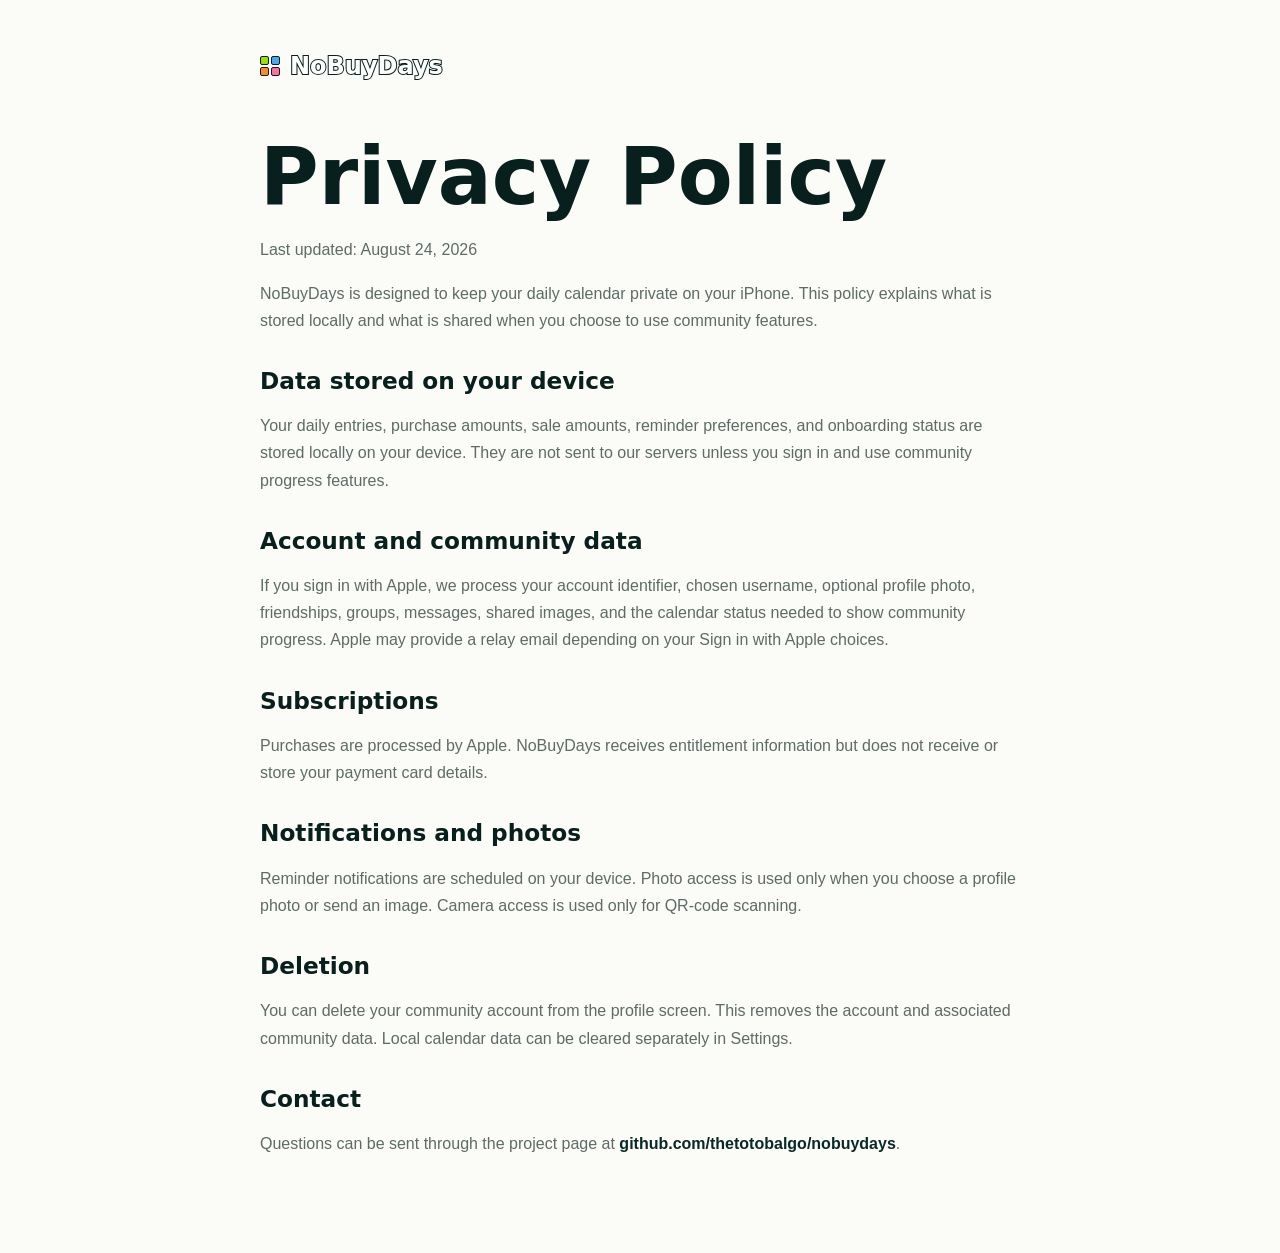
<file: privacy.html>
<!doctype html>
<html lang="en">
<head>
  <meta charset="utf-8">
  <meta name="viewport" content="width=device-width, initial-scale=1">
  <meta name="theme-color" content="#082a27">
  <meta name="description" content="Read the NoBuyDays app privacy policy, including local calendar storage, Sign in with Apple, community data, photos, subscriptions, and account deletion.">
  <meta name="robots" content="index, follow">
  <link rel="canonical" href="https://thetotobalgo.github.io/nobuydays/privacy.html">
  <title>Privacy Policy | NoBuyDays App</title>
  <link rel="icon" href="assets/app-home.png" type="image/png">
  <link rel="stylesheet" href="styles.css">
  <style>
    .legal { width: min(760px, calc(100% - 40px)); margin: 0 auto; padding: 48px 0 80px; }
    .legal h1 { font-size: clamp(2.6rem, 8vw, 5rem); margin: 56px 0 12px; }
    .legal h2 { margin-top: 34px; font-size: 1.45rem; }
    .legal p, .legal li { color: #5e6b67; line-height: 1.7; }
    .legal a { color: #082a27; font-weight: 800; }
  </style>
</head>
<body>
  <main class="legal">
    <a class="brand" href="index.html" aria-label="Back to NoBuyDays">
      <span class="brand-mark" aria-hidden="true"><span></span><span></span><span></span><span></span></span>
      <span class="wordmark">NoBuyDays</span>
    </a>
    <h1>Privacy Policy</h1>
    <p>Last updated: August 24, 2026</p>
    <p>NoBuyDays is designed to keep your daily calendar private on your iPhone. This policy explains what is stored locally and what is shared when you choose to use community features.</p>

    <h2>Data stored on your device</h2>
    <p>Your daily entries, purchase amounts, sale amounts, reminder preferences, and onboarding status are stored locally on your device. They are not sent to our servers unless you sign in and use community progress features.</p>

    <h2>Account and community data</h2>
    <p>If you sign in with Apple, we process your account identifier, chosen username, optional profile photo, friendships, groups, messages, shared images, and the calendar status needed to show community progress. Apple may provide a relay email depending on your Sign in with Apple choices.</p>

    <h2>Subscriptions</h2>
    <p>Purchases are processed by Apple. NoBuyDays receives entitlement information but does not receive or store your payment card details.</p>

    <h2>Notifications and photos</h2>
    <p>Reminder notifications are scheduled on your device. Photo access is used only when you choose a profile photo or send an image. Camera access is used only for QR-code scanning.</p>

    <h2>Deletion</h2>
    <p>You can delete your community account from the profile screen. This removes the account and associated community data. Local calendar data can be cleared separately in Settings.</p>

    <h2>Contact</h2>
    <p>Questions can be sent through the project page at <a href="https://github.com/thetotobalgo/nobuydays">github.com/thetotobalgo/nobuydays</a>.</p>
  </main>
</body>
</html>
</file>
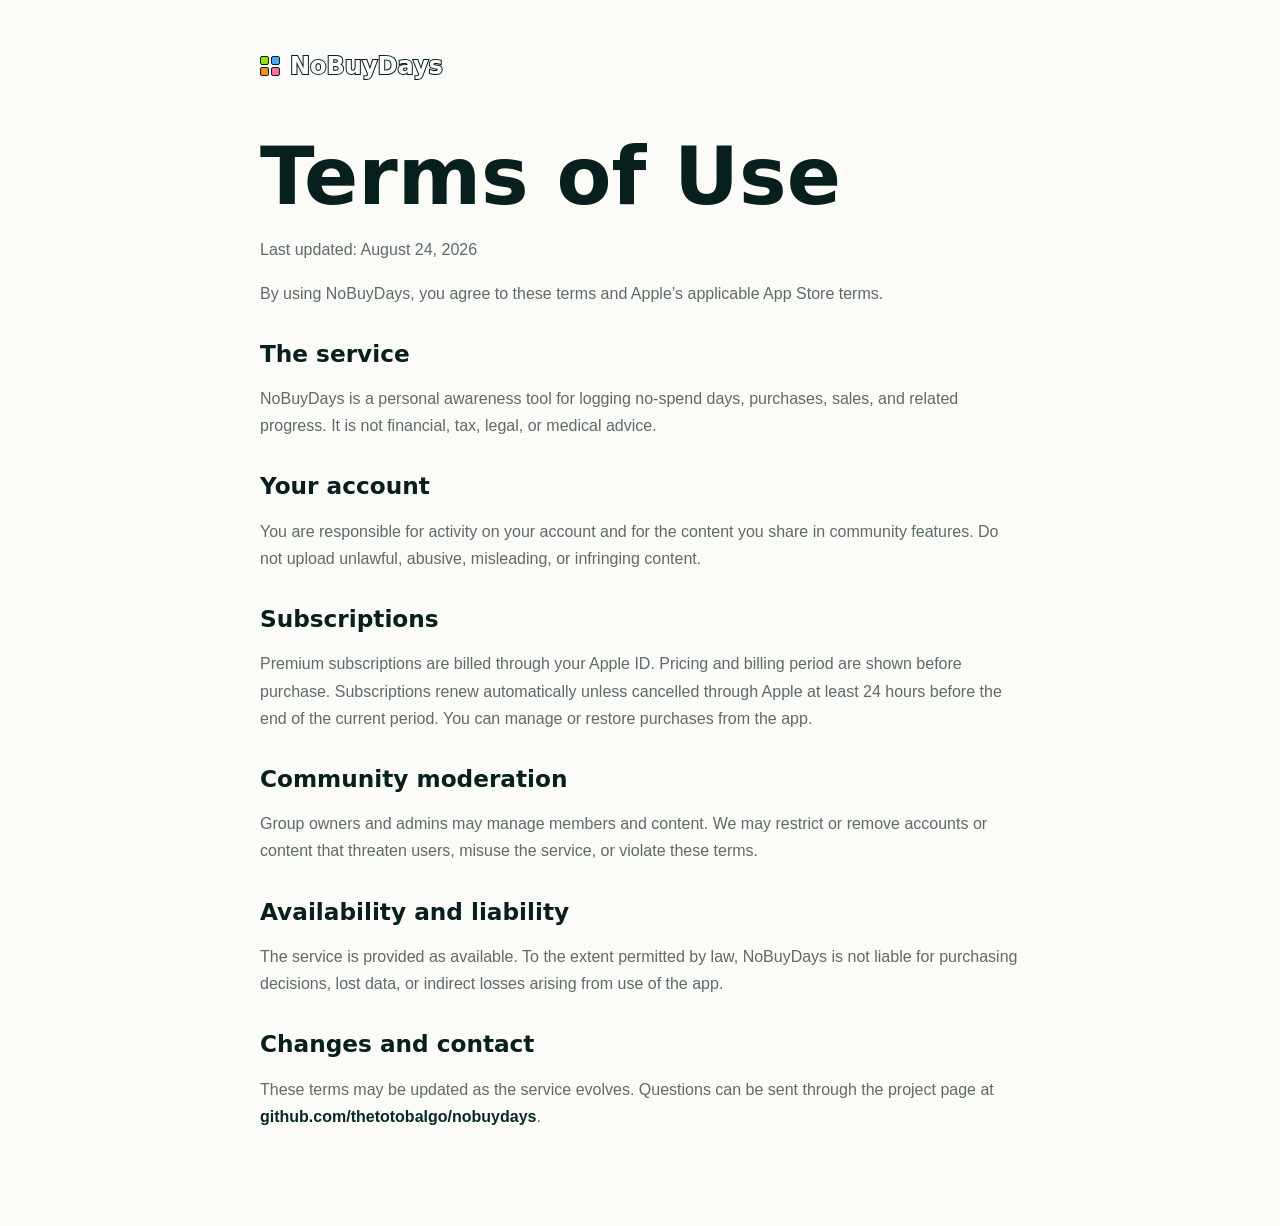
<file: terms.html>
<!doctype html>
<html lang="en">
<head>
  <meta charset="utf-8">
  <meta name="viewport" content="width=device-width, initial-scale=1">
  <meta name="theme-color" content="#082a27">
  <meta name="description" content="Read the NoBuyDays app terms of use for personal tracking, accounts, subscriptions, community features, moderation, and service availability.">
  <meta name="robots" content="index, follow">
  <link rel="canonical" href="https://thetotobalgo.github.io/nobuydays/terms.html">
  <title>Terms of Use | NoBuyDays App</title>
  <link rel="icon" href="assets/app-home.png" type="image/png">
  <link rel="stylesheet" href="styles.css">
  <style>
    .legal { width: min(760px, calc(100% - 40px)); margin: 0 auto; padding: 48px 0 80px; }
    .legal h1 { font-size: clamp(2.6rem, 8vw, 5rem); margin: 56px 0 12px; }
    .legal h2 { margin-top: 34px; font-size: 1.45rem; }
    .legal p, .legal li { color: #5e6b67; line-height: 1.7; }
    .legal a { color: #082a27; font-weight: 800; }
  </style>
</head>
<body>
  <main class="legal">
    <a class="brand" href="index.html" aria-label="Back to NoBuyDays">
      <span class="brand-mark" aria-hidden="true"><span></span><span></span><span></span><span></span></span>
      <span class="wordmark">NoBuyDays</span>
    </a>
    <h1>Terms of Use</h1>
    <p>Last updated: August 24, 2026</p>
    <p>By using NoBuyDays, you agree to these terms and Apple’s applicable App Store terms.</p>

    <h2>The service</h2>
    <p>NoBuyDays is a personal awareness tool for logging no-spend days, purchases, sales, and related progress. It is not financial, tax, legal, or medical advice.</p>

    <h2>Your account</h2>
    <p>You are responsible for activity on your account and for the content you share in community features. Do not upload unlawful, abusive, misleading, or infringing content.</p>

    <h2>Subscriptions</h2>
    <p>Premium subscriptions are billed through your Apple ID. Pricing and billing period are shown before purchase. Subscriptions renew automatically unless cancelled through Apple at least 24 hours before the end of the current period. You can manage or restore purchases from the app.</p>

    <h2>Community moderation</h2>
    <p>Group owners and admins may manage members and content. We may restrict or remove accounts or content that threaten users, misuse the service, or violate these terms.</p>

    <h2>Availability and liability</h2>
    <p>The service is provided as available. To the extent permitted by law, NoBuyDays is not liable for purchasing decisions, lost data, or indirect losses arising from use of the app.</p>

    <h2>Changes and contact</h2>
    <p>These terms may be updated as the service evolves. Questions can be sent through the project page at <a href="https://github.com/thetotobalgo/nobuydays">github.com/thetotobalgo/nobuydays</a>.</p>
  </main>
</body>
</html>
</file>
<file: styles.css>
:root {
  --ink: #071f1d;
  --ink-soft: #5f6966;
  --paper: #fbfbf8;
  --surface: #ffffff;
  --line: #d9d9d2;
  --green: #99df00;
  --blue: #49a8ef;
  --orange: #ff8b1f;
  --red: #ff2d22;
  --pink: #ff6f9f;
  --yellow: #ffd64a;
  --section-width: 1120px;
  --rounded: ui-rounded, "SF Pro Rounded", "Arial Rounded MT Bold", system-ui, sans-serif;
  --body: Inter, ui-sans-serif, -apple-system, BlinkMacSystemFont, "Segoe UI", sans-serif;
}

* {
  box-sizing: border-box;
}

html {
  scroll-behavior: smooth;
}

body {
  margin: 0;
  color: var(--ink);
  background: var(--paper);
  font-family: var(--body);
  font-size: 16px;
  line-height: 1.55;
  letter-spacing: 0;
  overflow-x: hidden;
}

body.menu-open {
  overflow: hidden;
}

img {
  display: block;
  max-width: 100%;
}

a {
  color: inherit;
  text-decoration: none;
}

button,
a {
  -webkit-tap-highlight-color: transparent;
}

button {
  font: inherit;
}

.site-header {
  position: sticky;
  top: 0;
  z-index: 30;
  display: flex;
  align-items: center;
  justify-content: space-between;
  width: 100%;
  min-height: 68px;
  padding: 10px max(24px, calc((100vw - var(--section-width)) / 2));
  border-bottom: 1px solid rgba(7, 31, 29, 0.1);
  background: rgba(251, 251, 248, 0.94);
  backdrop-filter: blur(18px);
}

.brand {
  display: inline-flex;
  align-items: center;
  gap: 10px;
  min-width: 0;
}

.brand-mark {
  display: grid;
  grid-template-columns: repeat(2, 9px);
  grid-template-rows: repeat(2, 9px);
  gap: 2px;
  flex: 0 0 auto;
}

.brand-mark span {
  display: block;
  border: 1.5px solid var(--ink);
  border-radius: 2px;
}

.brand-mark span:nth-child(1) { background: var(--green); }
.brand-mark span:nth-child(2) { background: var(--blue); }
.brand-mark span:nth-child(3) { background: var(--orange); }
.brand-mark span:nth-child(4) { background: var(--pink); }

.wordmark {
  color: white;
  font-family: var(--rounded);
  font-size: 24px;
  font-weight: 900;
  line-height: 1;
  -webkit-text-stroke: 2px var(--ink);
  paint-order: stroke fill;
}

.nav-links {
  display: flex;
  align-items: center;
  gap: 30px;
  font-size: 14px;
  font-weight: 700;
}

.nav-links a:not(.download-link) {
  position: relative;
}

.nav-links a:not(.download-link)::after {
  position: absolute;
  right: 0;
  bottom: -5px;
  left: 0;
  height: 2px;
  background: var(--green);
  content: "";
  transform: scaleX(0);
  transition: transform 180ms ease;
}

.nav-links a:hover::after,
.nav-links a:focus-visible::after {
  transform: scaleX(1);
}

.download-link,
.primary-cta,
.secondary-cta {
  display: inline-flex;
  align-items: center;
  justify-content: center;
  gap: 9px;
  border-radius: 999px;
  font-family: var(--rounded);
  font-weight: 900;
}

.download-link {
  padding: 11px 20px;
  color: white;
  background: var(--ink);
}

.menu-toggle {
  display: none;
  width: 42px;
  height: 42px;
  border: 2px solid var(--ink);
  border-radius: 50%;
  color: var(--ink);
  background: var(--surface);
  cursor: pointer;
}

.menu-toggle svg {
  width: 20px;
  height: 20px;
}

.hero {
  position: relative;
  isolation: isolate;
  min-height: 650px;
  max-width: 1320px;
  margin: 0 auto;
  padding: 70px clamp(24px, 5vw, 72px) 52px;
  overflow: hidden;
}

.hero::before {
  position: absolute;
  inset: 28px 24px 30px 55%;
  z-index: -2;
  border: 3px solid var(--ink);
  border-radius: 8px;
  background: #dff6ff;
  content: "";
}

.calendar-pattern {
  position: absolute;
  top: 82px;
  right: 1%;
  z-index: -1;
  display: grid;
  grid-template-columns: repeat(7, 50px);
  gap: 9px;
  opacity: 0.9;
  transform: rotate(3deg);
}

.calendar-pattern span {
  aspect-ratio: 1;
  border: 2px solid var(--ink);
  border-radius: 8px;
  background: var(--green);
}

.calendar-pattern span:nth-child(4n) { background: var(--blue); }
.calendar-pattern span:nth-child(7n) { background: var(--orange); }
.calendar-pattern span:nth-child(13n) { background: var(--red); }

.hero-copy {
  position: relative;
  z-index: 4;
  width: min(600px, 54%);
  padding-top: 34px;
}

.eyebrow,
.section-label {
  display: inline-flex;
  align-items: center;
  min-height: 30px;
  margin: 0 0 18px;
  padding: 5px 12px;
  border: 2px solid var(--ink);
  border-radius: 999px;
  color: var(--ink);
  background: #efffd4;
  font-family: var(--rounded);
  font-size: 12px;
  font-weight: 900;
}

h1,
h2,
h3 {
  margin-top: 0;
  font-family: var(--rounded);
  font-weight: 900;
  line-height: 1.08;
  letter-spacing: 0;
}

h1 {
  max-width: 640px;
  margin-bottom: 24px;
  font-size: clamp(64px, 6vw, 88px);
  white-space: nowrap;
}

.hero-lead {
  max-width: 540px;
  margin: 0 0 30px;
  color: var(--ink-soft);
  font-size: clamp(18px, 2vw, 22px);
}

.hero-actions {
  display: flex;
  align-items: center;
  flex-wrap: wrap;
  gap: 12px;
}

.primary-cta {
  min-height: 54px;
  padding: 0 22px;
  color: white;
  background: var(--ink);
  transition: transform 160ms ease, box-shadow 160ms ease;
}

.primary-cta:hover,
.primary-cta:focus-visible {
  box-shadow: 0 10px 0 rgba(7, 31, 29, 0.12);
  transform: translateY(-2px);
}

.primary-cta svg,
.secondary-cta svg,
.hero-note svg,
.store-badge svg,
.check-list svg {
  width: 20px;
  height: 20px;
  flex: 0 0 auto;
}

.store-badge {
  display: inline-flex;
  align-items: center;
  gap: 10px;
  min-height: 54px;
  padding: 7px 16px;
  border: 2px solid var(--ink);
  border-radius: 8px;
  background: var(--surface);
  font-family: var(--rounded);
  font-size: 17px;
  font-weight: 900;
  line-height: 1.05;
}

.store-badge small {
  display: block;
  margin-bottom: 2px;
  font-family: var(--body);
  font-size: 8px;
  font-weight: 800;
}

.hero-note {
  display: flex;
  align-items: center;
  gap: 8px;
  margin: 18px 0 0;
  color: var(--ink-soft);
  font-size: 14px;
  font-weight: 700;
}

.hero-product {
  position: absolute;
  top: 38px;
  right: calc(24px + ((45% - 24px - 286px) / 2));
  z-index: 3;
  width: 286px;
}

.phone-shell {
  position: relative;
  flex: 0 0 auto;
  padding: 8px;
  border: 4px solid var(--ink);
  border-radius: 54px;
  background: var(--ink);
  box-shadow: 0 28px 55px rgba(7, 31, 29, 0.18);
  overflow: hidden;
}

.phone-shell img {
  display: block;
  width: 100%;
  height: auto;
  border-radius: 44px;
  background: var(--surface);
}

.hero-phone {
  width: 270px;
  transform: rotate(3deg);
}

.money-sticker {
  position: absolute;
  right: -34px;
  bottom: 78px;
  display: grid;
  min-width: 140px;
  padding: 14px 18px;
  border: 3px solid var(--ink);
  border-radius: 8px;
  background: var(--yellow);
  box-shadow: 7px 7px 0 var(--ink);
  transform: rotate(-4deg);
}

.money-sticker strong {
  font-family: var(--rounded);
  font-size: 28px;
  line-height: 1;
}

.money-sticker span {
  margin-top: 4px;
  font-size: 12px;
  font-weight: 800;
}

.proof-strip {
  display: flex;
  align-items: center;
  justify-content: center;
  gap: 32px;
  width: min(var(--section-width), calc(100% - 48px));
  min-height: 128px;
  margin: -18px auto 0;
  padding: 24px 40px;
  border-radius: 8px;
  color: white;
  background: var(--ink);
}

.proof-strip > div:first-child {
  display: flex;
  align-items: baseline;
  gap: 20px;
}

.proof-strip strong {
  font-family: var(--rounded);
  font-size: clamp(34px, 4vw, 56px);
}

.proof-strip span:not(.swatch) {
  font-family: var(--rounded);
  font-size: 18px;
  font-weight: 900;
}

.proof-divider {
  width: 1px;
  height: 54px;
  background: rgba(255, 255, 255, 0.22);
}

.proof-colors {
  display: flex;
  gap: 8px;
}

.swatch {
  width: 34px;
  aspect-ratio: 1;
  border: 2px solid white;
  border-radius: 6px;
}

.green { background: var(--green); }
.blue { background: var(--blue); }
.orange { background: var(--orange); }
.red { background: var(--red); }

.section {
  width: min(var(--section-width), calc(100% - 48px));
  margin: 0 auto;
  padding: 112px 0;
}

.section-band {
  padding: 108px max(24px, calc((100vw - var(--section-width)) / 2));
  background: #eef5f2;
}

.section-heading {
  max-width: 760px;
  margin: 0 auto 60px;
  text-align: center;
}

.section-heading h2,
.insight-copy h2,
.recap-copy h2,
.final-copy h2 {
  margin-bottom: 18px;
  font-size: clamp(40px, 5vw, 66px);
}

.section-heading > p:last-child {
  max-width: 680px;
  margin: 0 auto;
  color: var(--ink-soft);
  font-size: 18px;
}

.steps-grid {
  display: grid;
  grid-template-columns: repeat(3, minmax(0, 1fr));
  gap: 50px;
  align-items: start;
}

.step {
  display: flex;
  align-items: center;
  flex-direction: column;
  min-width: 0;
  text-align: center;
}

.step-phone {
  width: min(100%, 270px);
  margin-bottom: 24px;
}

.step:nth-child(1) .step-phone { transform: rotate(-2deg); }
.step:nth-child(3) .step-phone { transform: rotate(2deg); }

.step-number {
  display: grid;
  place-items: center;
  width: 42px;
  height: 42px;
  margin-bottom: 16px;
  border: 3px solid var(--ink);
  border-radius: 8px;
  font-family: var(--rounded);
  font-size: 18px;
  font-weight: 900;
}

.green-bg { background: var(--green); }
.blue-bg { background: var(--blue); }
.orange-bg { background: var(--orange); }

.step h3,
.feature-card h3 {
  margin-bottom: 10px;
  font-size: 22px;
}

.step p,
.feature-card p {
  margin: 0;
  color: var(--ink-soft);
}

.feature-grid {
  display: grid;
  grid-template-columns: repeat(3, minmax(0, 1fr));
  gap: 18px;
  width: min(var(--section-width), 100%);
  margin: 0 auto;
}

.feature-card {
  min-height: 235px;
  padding: 28px;
  border: 3px solid var(--ink);
  border-radius: 8px;
}

.feature-card svg {
  width: 36px;
  height: 36px;
  margin-bottom: 28px;
  stroke-width: 2.5;
}

.green-tint { background: #efffd4; }
.blue-tint { background: #e4f5ff; }
.orange-tint { background: #fff0df; }
.pink-tint { background: #ffe7ef; }
.neutral-tint { background: var(--surface); }
.yellow-tint { background: #fff8d7; }

.insight-band {
  display: grid;
  grid-template-columns: minmax(0, 1fr) minmax(360px, 0.8fr);
  gap: 80px;
  align-items: center;
  padding: 110px max(24px, calc((100vw - var(--section-width)) / 2));
  color: white;
  background: var(--ink);
}

.dark-label {
  border-color: white;
  color: white;
  background: transparent;
}

.insight-copy p:not(.section-label) {
  max-width: 630px;
  color: rgba(255, 255, 255, 0.74);
  font-size: 19px;
}

.secondary-cta {
  margin-top: 18px;
  padding: 13px 20px;
  color: var(--ink);
  background: var(--green);
}

.insight-calendar {
  padding: 26px;
  border: 3px solid white;
  border-radius: 8px;
  background: rgba(255, 255, 255, 0.08);
  transform: rotate(2deg);
}

.mini-grid {
  display: grid;
  grid-template-columns: repeat(7, 1fr);
  gap: 10px;
}

.mini-grid span,
.cta-tiles span {
  aspect-ratio: 1;
  border: 2px solid white;
  border-radius: 7px;
}

.recap {
  display: grid;
  grid-template-columns: minmax(280px, 0.82fr) minmax(0, 1fr);
  gap: 100px;
  align-items: center;
}

.recap-visual {
  display: flex;
  justify-content: center;
}

.recap-phone {
  width: min(100%, 300px);
  transform: rotate(-3deg);
}

.recap-copy > p:not(.section-label) {
  max-width: 580px;
  color: var(--ink-soft);
  font-size: 19px;
}

.check-list {
  display: grid;
  gap: 12px;
  margin: 28px 0 0;
  padding: 0;
  list-style: none;
  font-family: var(--rounded);
  font-size: 18px;
  font-weight: 900;
}

.check-list li {
  display: flex;
  align-items: center;
  gap: 10px;
}

.check-list svg {
  padding: 3px;
  border-radius: 50%;
  color: var(--ink);
  background: var(--green);
}

.faq {
  padding-top: 90px;
}

.faq-list {
  width: min(820px, 100%);
  margin: 0 auto;
}

.faq-list details {
  border-top: 2px solid var(--ink);
}

.faq-list details:last-child {
  border-bottom: 2px solid var(--ink);
}

.faq-list summary {
  display: flex;
  align-items: center;
  justify-content: space-between;
  gap: 18px;
  padding: 23px 4px;
  font-family: var(--rounded);
  font-size: 19px;
  font-weight: 900;
  cursor: pointer;
  list-style: none;
}

.faq-list summary::-webkit-details-marker {
  display: none;
}

.faq-list summary svg {
  width: 20px;
  height: 20px;
  flex: 0 0 auto;
  transition: transform 180ms ease;
}

.faq-list details[open] summary svg {
  transform: rotate(45deg);
}

.faq-list details p {
  max-width: 720px;
  margin: -5px 0 24px;
  color: var(--ink-soft);
}

.final-cta {
  position: relative;
  isolation: isolate;
  display: grid;
  grid-template-columns: minmax(0, 1fr) 300px;
  gap: 60px;
  align-items: center;
  width: min(var(--section-width), calc(100% - 48px));
  margin: 0 auto 90px;
  padding: 70px;
  border-radius: 8px;
  color: white;
  background: var(--ink);
  overflow: hidden;
}

.final-copy {
  position: relative;
  z-index: 2;
}

.final-copy p:not(.section-label) {
  max-width: 600px;
  color: rgba(255, 255, 255, 0.72);
  font-size: 18px;
}

.light-store {
  margin-top: 18px;
  color: var(--ink);
}

.cta-tiles {
  display: grid;
  grid-template-columns: repeat(3, 82px);
  gap: 10px;
  transform: rotate(5deg);
}

.site-footer {
  display: grid;
  grid-template-columns: 1fr auto;
  gap: 32px;
  width: min(var(--section-width), calc(100% - 48px));
  margin: 0 auto;
  padding: 48px 0 38px;
  border-top: 2px solid var(--ink);
}

.footer-brand p {
  margin: 12px 0 0;
  color: var(--ink-soft);
}

.footer-links {
  display: flex;
  align-items: center;
  gap: 24px;
  font-size: 14px;
  font-weight: 800;
}

.copyright {
  grid-column: 1 / -1;
  margin: 8px 0 0;
  color: var(--ink-soft);
  font-size: 13px;
}

.reveal {
  opacity: 1;
  transform: none;
  transition: opacity 520ms ease, transform 520ms ease;
}

.reveal.is-visible {
  opacity: 1;
  transform: translateY(0);
}

@media (prefers-reduced-motion: reduce) {
  html { scroll-behavior: auto; }
  .reveal { opacity: 1; transform: none; transition: none; }
  .nav-links a::after,
  .faq-list summary svg { transition: none; }
}

@media (max-width: 980px) {
  .hero {
    min-height: 650px;
    padding-top: 58px;
  }

  .hero::before {
    inset: 55px 18px 62px 47%;
  }

  .hero-copy {
    width: 55%;
  }

  .hero-product {
    top: 56px;
    right: calc(18px + ((53% - 18px - 264px) / 2));
    width: 264px;
  }

  .hero-phone {
    width: 250px;
  }

  .calendar-pattern {
    right: -8%;
    grid-template-columns: repeat(7, 48px);
  }

  .steps-grid {
    gap: 24px;
  }

  .feature-grid {
    grid-template-columns: repeat(2, minmax(0, 1fr));
  }

  .insight-band,
  .recap {
    gap: 48px;
  }

  .final-cta {
    padding: 52px;
  }
}

@media (max-width: 760px) {
  .site-header {
    min-height: 62px;
    padding-inline: 18px;
  }

  .menu-toggle {
    display: grid;
    place-items: center;
  }

  .nav-links {
    position: fixed;
    top: 62px;
    right: 0;
    left: 0;
    display: none;
    align-items: stretch;
    flex-direction: column;
    gap: 0;
    padding: 18px;
    border-bottom: 2px solid var(--ink);
    background: var(--paper);
  }

  .nav-links.is-open {
    display: flex;
  }

  .nav-links a {
    padding: 14px 10px;
  }

  .nav-links .download-link {
    margin-top: 8px;
  }

  .hero {
    display: flex;
    align-items: center;
    flex-direction: column;
    min-height: 720px;
    padding: 42px 18px 0;
  }

  .hero::before {
    inset: auto 10px 18px;
    height: 348px;
  }

  .calendar-pattern {
    top: auto;
    right: -72px;
    bottom: 30px;
    grid-template-columns: repeat(7, 42px);
  }

  .hero-copy {
    width: 100%;
    padding-top: 0;
    text-align: center;
  }

  h1 {
    font-size: 54px;
  }

  .hero-lead {
    margin-inline: auto;
    font-size: 17px;
  }

  .hero-actions,
  .hero-note {
    justify-content: center;
  }

  .hero-product {
    position: absolute;
    top: 350px;
    right: auto;
    width: 184px;
  }

  .hero-phone {
    width: 174px;
  }

  .money-sticker {
    right: -74px;
    bottom: 38px;
    min-width: 108px;
  }

  .proof-strip {
    flex-direction: column;
    gap: 16px;
    min-height: 166px;
    margin-top: 16px;
    padding: 24px;
    text-align: center;
  }

  .proof-strip > div:first-child {
    align-items: center;
    flex-direction: column;
    gap: 2px;
  }

  .proof-divider {
    width: 80px;
    height: 1px;
  }

  .section,
  .section-band {
    width: 100%;
    padding: 82px 18px;
  }

  .section-heading {
    margin-bottom: 44px;
  }

  .section-heading h2,
  .insight-copy h2,
  .recap-copy h2,
  .final-copy h2 {
    font-size: 42px;
  }

  .steps-grid {
    grid-template-columns: 1fr;
    gap: 72px;
  }

  .step-phone {
    width: 245px;
  }

  .feature-grid {
    grid-template-columns: 1fr;
  }

  .feature-card {
    min-height: 0;
  }

  .insight-band {
    grid-template-columns: 1fr;
    gap: 48px;
    padding: 82px 18px;
    text-align: center;
  }

  .insight-copy p:not(.section-label) {
    margin-inline: auto;
  }

  .insight-calendar {
    width: min(420px, 100%);
    margin: 0 auto;
  }

  .recap {
    grid-template-columns: 1fr;
    text-align: center;
  }

  .recap-copy {
    order: -1;
  }

  .recap-copy > p:not(.section-label) {
    margin-inline: auto;
  }

  .check-list {
    justify-content: center;
  }

  .check-list li {
    justify-content: center;
  }

  .final-cta {
    grid-template-columns: 1fr;
    width: calc(100% - 36px);
    margin-bottom: 64px;
    padding: 48px 28px;
    text-align: center;
  }

  .final-copy p:not(.section-label) {
    margin-inline: auto;
  }

  .cta-tiles {
    grid-template-columns: repeat(3, 62px);
    justify-content: center;
  }

  .site-footer {
    grid-template-columns: 1fr;
    width: calc(100% - 36px);
  }

  .footer-links {
    align-items: flex-start;
    flex-direction: column;
    gap: 12px;
  }
}

@media (max-width: 420px) {
  .wordmark {
    font-size: 21px;
  }

  .eyebrow {
    font-size: 10px;
  }

  h1 {
    font-size: 52px;
  }

  .hero {
    min-height: 780px;
  }

  .hero-product {
    top: 410px;
  }

  .hero-actions {
    align-items: stretch;
    flex-direction: column;
  }

  .store-badge,
  .primary-cta {
    width: 100%;
  }

  .money-sticker {
    right: -42px;
  }

  .section-heading h2,
  .insight-copy h2,
  .recap-copy h2,
  .final-copy h2 {
    font-size: 38px;
  }

  .faq-list summary {
    font-size: 17px;
  }
}
</file>
